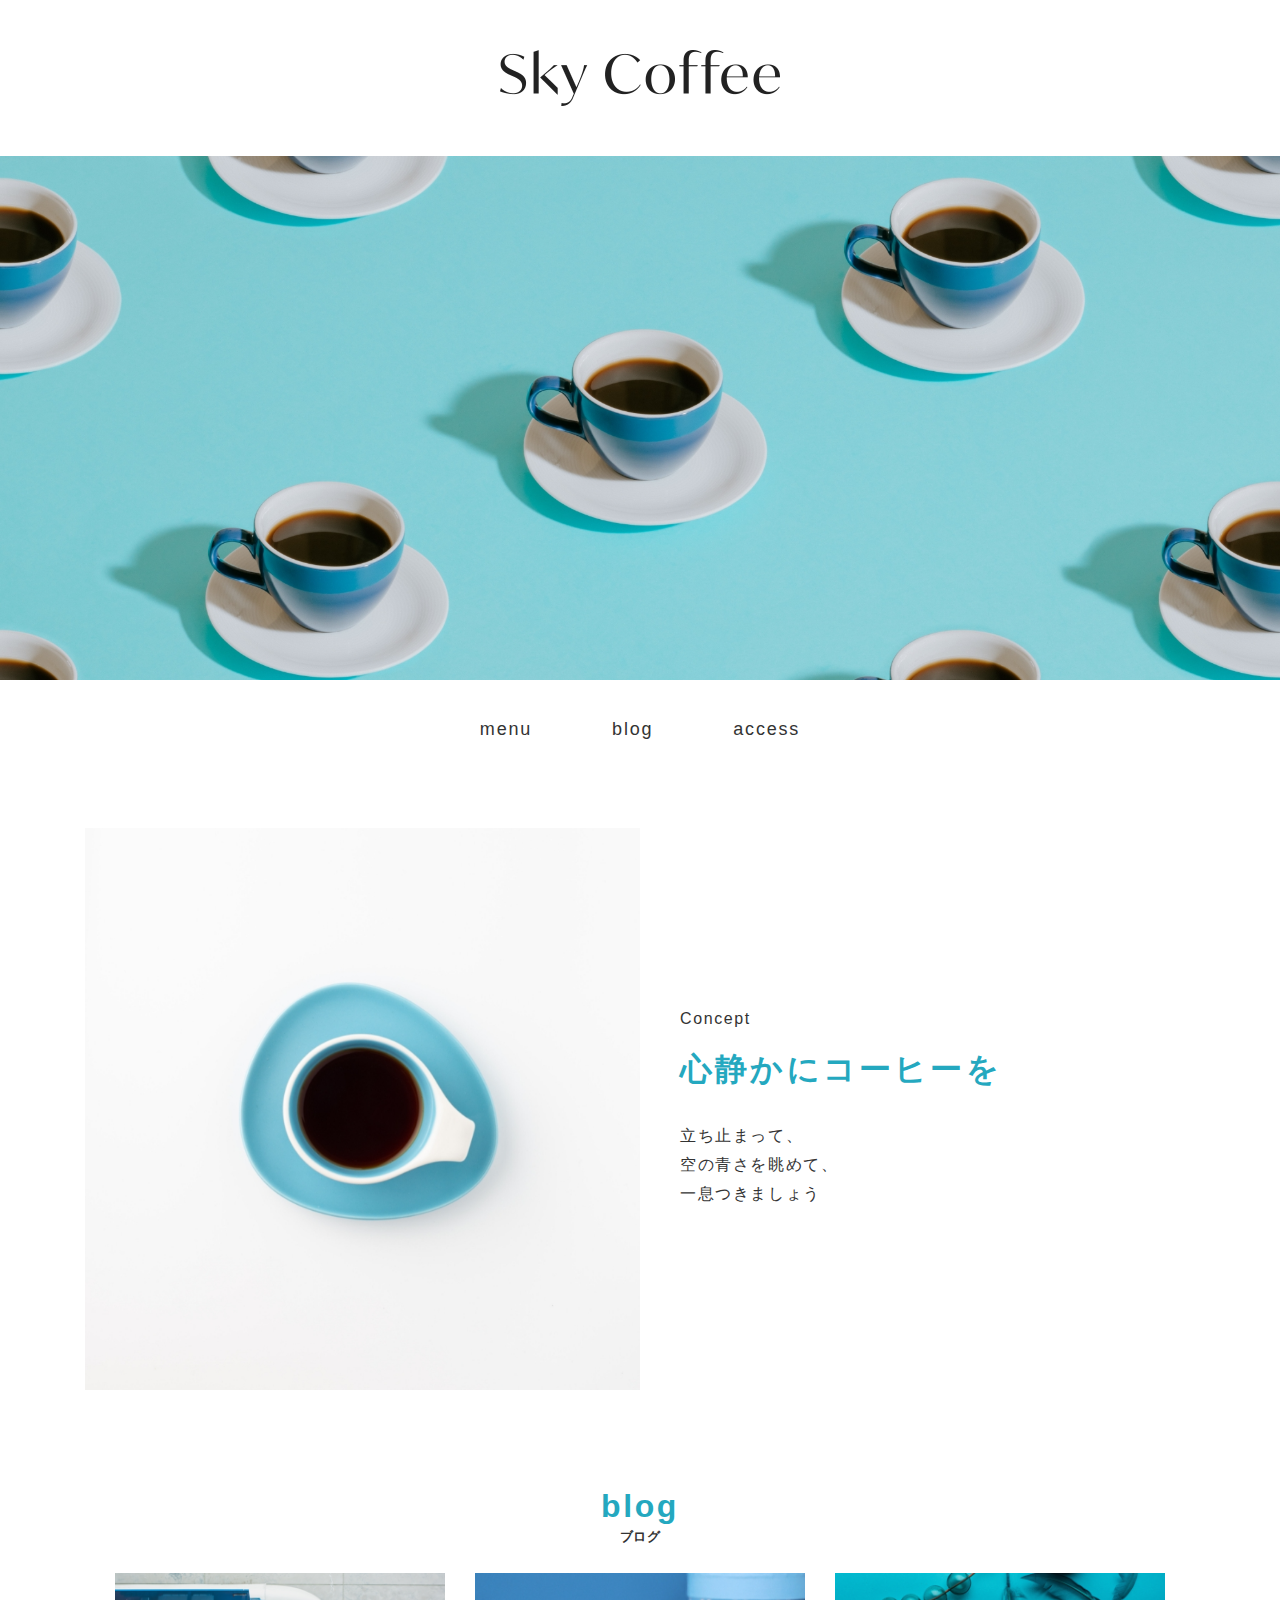
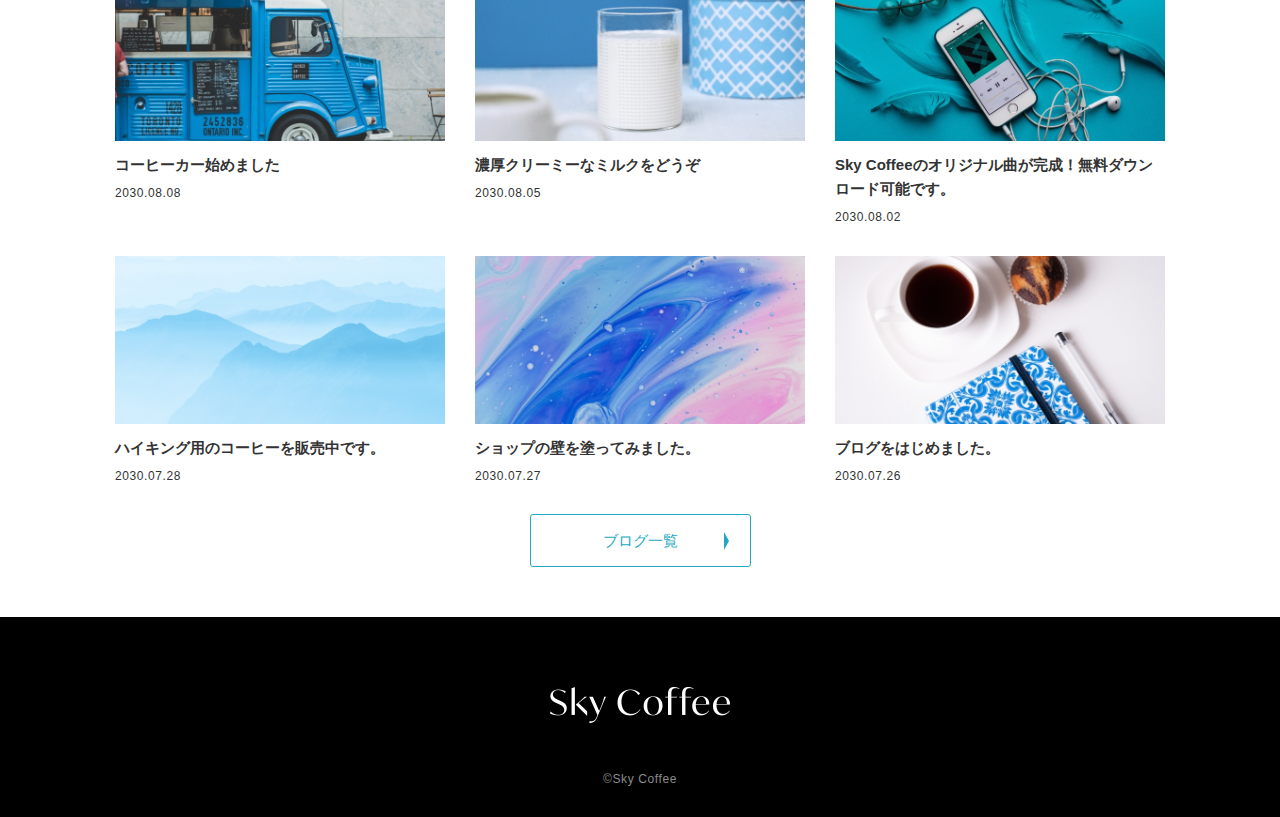
<file: 0213/index.html>
<!DOCTYPE html>
<html lang="ja">
   <head>
      <meta charset="UTF-8" />
      <meta name="viewport" content="width=device-width, initial-scale=1.0" />
      <title>Sky Coffee</title>
      <link rel="stylesheet" href="css/destyle.css" />
      <link rel="stylesheet" href="style.css" />
   </head>
   <body>
      <!-- header -->
      <header>
         <h1>
            <a href="#">
               <img src="img/logo.png" width="280px" height="56px" />
            </a>
         </h1>
      </header>

      <!-- main visual -->
      <div class="mv">
         <picture>
            <source
               media="(min-width: 768px)"
               srcset="img/pc_main-visual.png"
            />
            <img src="img/sp_main-visual.png" />
         </picture>
      </div>
      <!-- global navigation -->
      <div class="gnav">
         <ul class="gnav-list">
            <li class="gnav-item"><a href="#">menu</a></li>
            <li class="gnav-item"><a href="#">blog</a></li>
            <li class="gnav-item"><a href="#">access</a></li>
         </ul>
      </div>

      <!-- main -->
      <main>
         <!-- concept -->
         <section class="concept container">
            <div class="concept-image">
               <img src="img/concept.png" alt="concept" />
            </div>
            <div class="concept-text">
               <h3 class="concept-title">Concept</h3>
               <h2 class="concept-accent-title">心静かにコーヒーを</h2>
               <p class="concept-hint">
                  立ち止まって、<br />
                  空の青さを眺めて、<br />
                  一息つきましょう
               </p>
            </div>
         </section>

         <!-- blog -->
         <section class="blog">
            <div class="container">
               <div class="blog-heading">
                  <h2 class="blog-heading-title">blog</h2>
                  <p>ブログ</p>
               </div>

               <div class="blog-list">
                  <article class="blog-item">
                     <div class="blog-image">
                        <img src="img/thumbnail01.png" />
                     </div>
                     <p class="blog-title">コーヒーカー始めました</p>
                     <time datetime="" class="blog-time">2030.08.08</time>
                  </article>
                  <article class="blog-item">
                     <div class="blog-image">
                        <img src="img/thumbnail02.png" />
                     </div>
                     <p class="blog-title">濃厚クリーミーなミルクをどうぞ</p>
                     <time datetime="" class="blog-time">2030.08.05</time>
                  </article>
                  <article class="blog-item">
                     <div class="blog-image">
                        <img src="img/thumbnail03.png" />
                     </div>
                     <p class="blog-title">
                        Sky Coffeeのオリジナル曲が完成！無料ダウン
                        ロード可能です。
                     </p>
                     <time datetime="" class="blog-time">2030.08.02</time>
                  </article>
                  <article class="blog-item">
                     <div class="blog-image">
                        <img src="img/thumbnail04.png" />
                     </div>
                     <p class="blog-title">
                        ハイキング用のコーヒーを販売中です。
                     </p>
                     <time datetime="" class="blog-time">2030.07.28</time>
                  </article>
                  <article class="blog-item">
                     <div class="blog-image">
                        <img src="img/thumbnail05.png" />
                     </div>
                     <p class="blog-title">ショップの壁を塗ってみました。</p>
                     <time datetime="" class="blog-time">2030.07.27</time>
                  </article>
                  <article class="blog-item">
                     <div class="blog-image">
                        <img src="img/thumbnail06.png" />
                     </div>
                     <p class="blog-title">ブログをはじめました。</p>
                     <time datetime="" class="blog-time">2030.07.26</time>
                  </article>
               </div>

               <div class="blog-button-area">
                  <button class="blog-button">ブログ一覧</button>
               </div>
            </div>
         </section>
      </main>

      <!-- footer -->
      <footer>
         <div class="footer-logo">
            <img src="img/logo-white.png" />
         </div>
         <small>©︎Sky Coffee</small>
      </footer>
   </body>
</html>
</file>
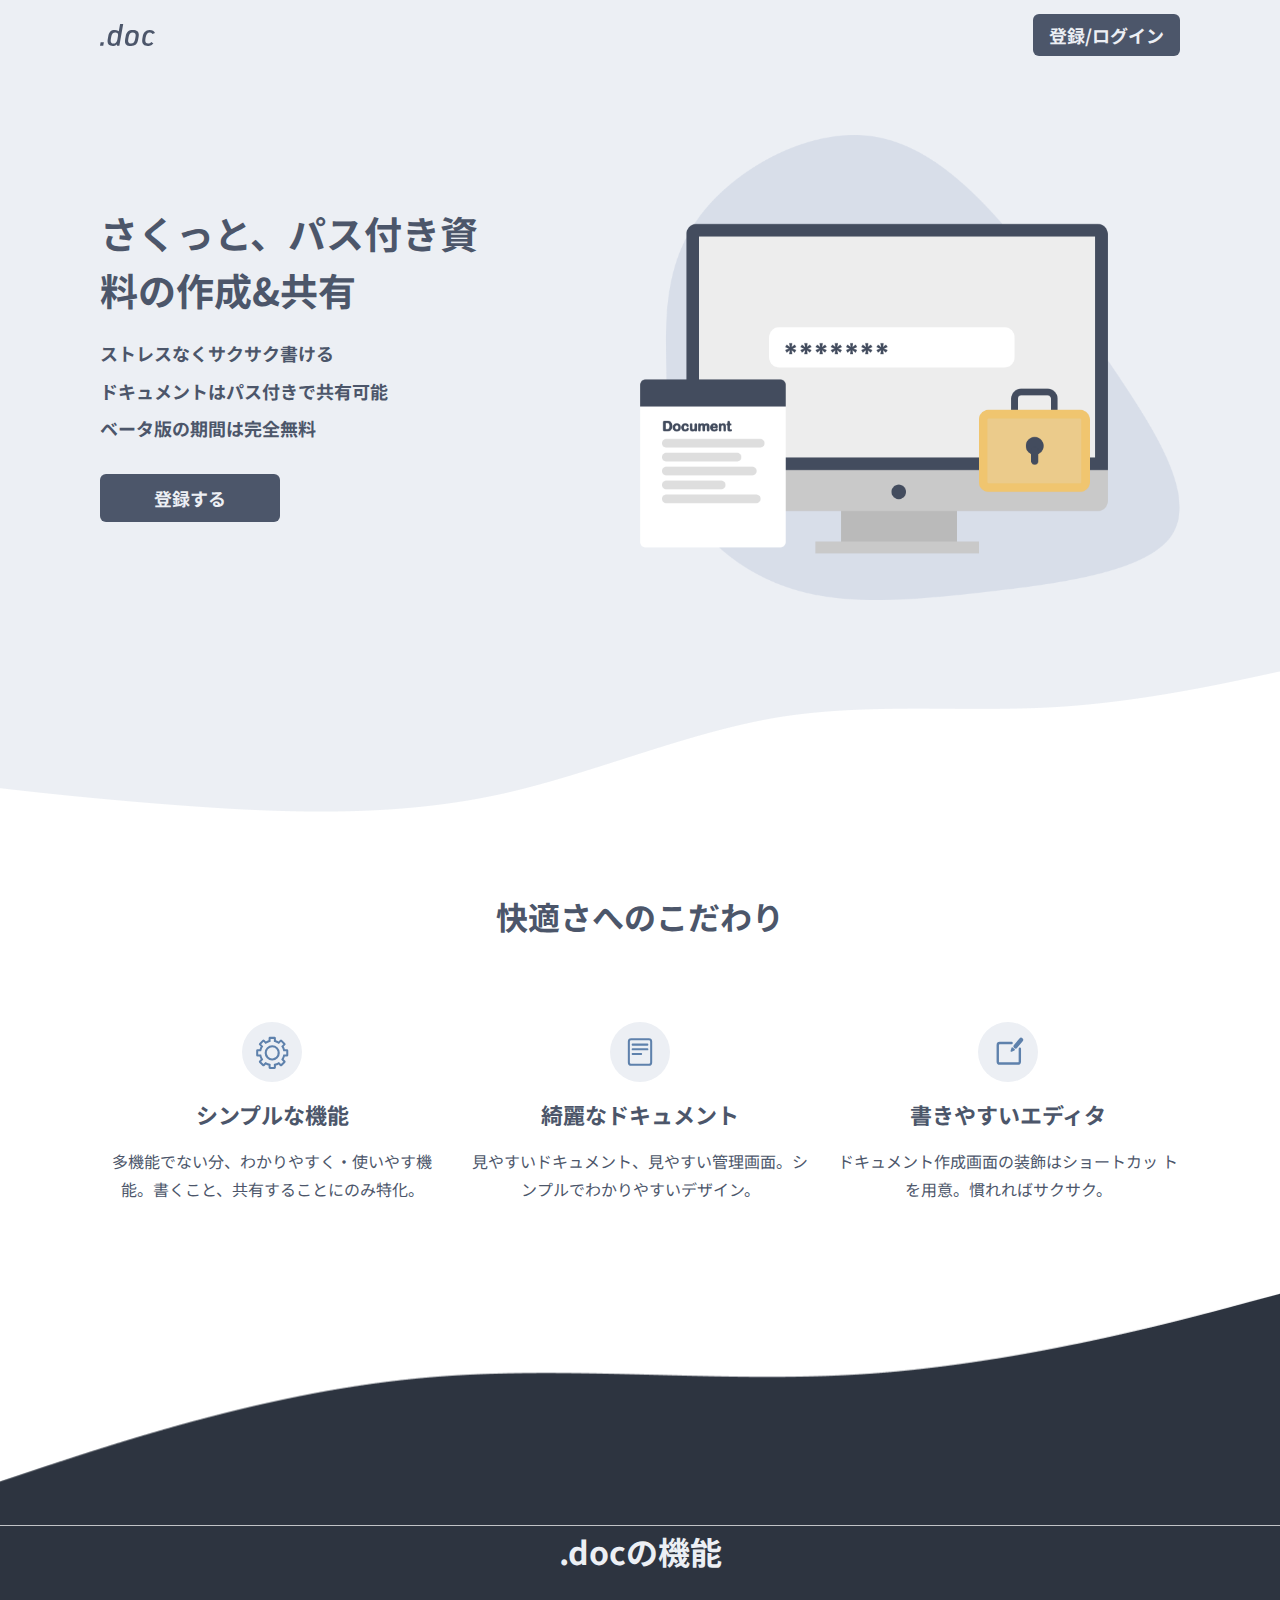
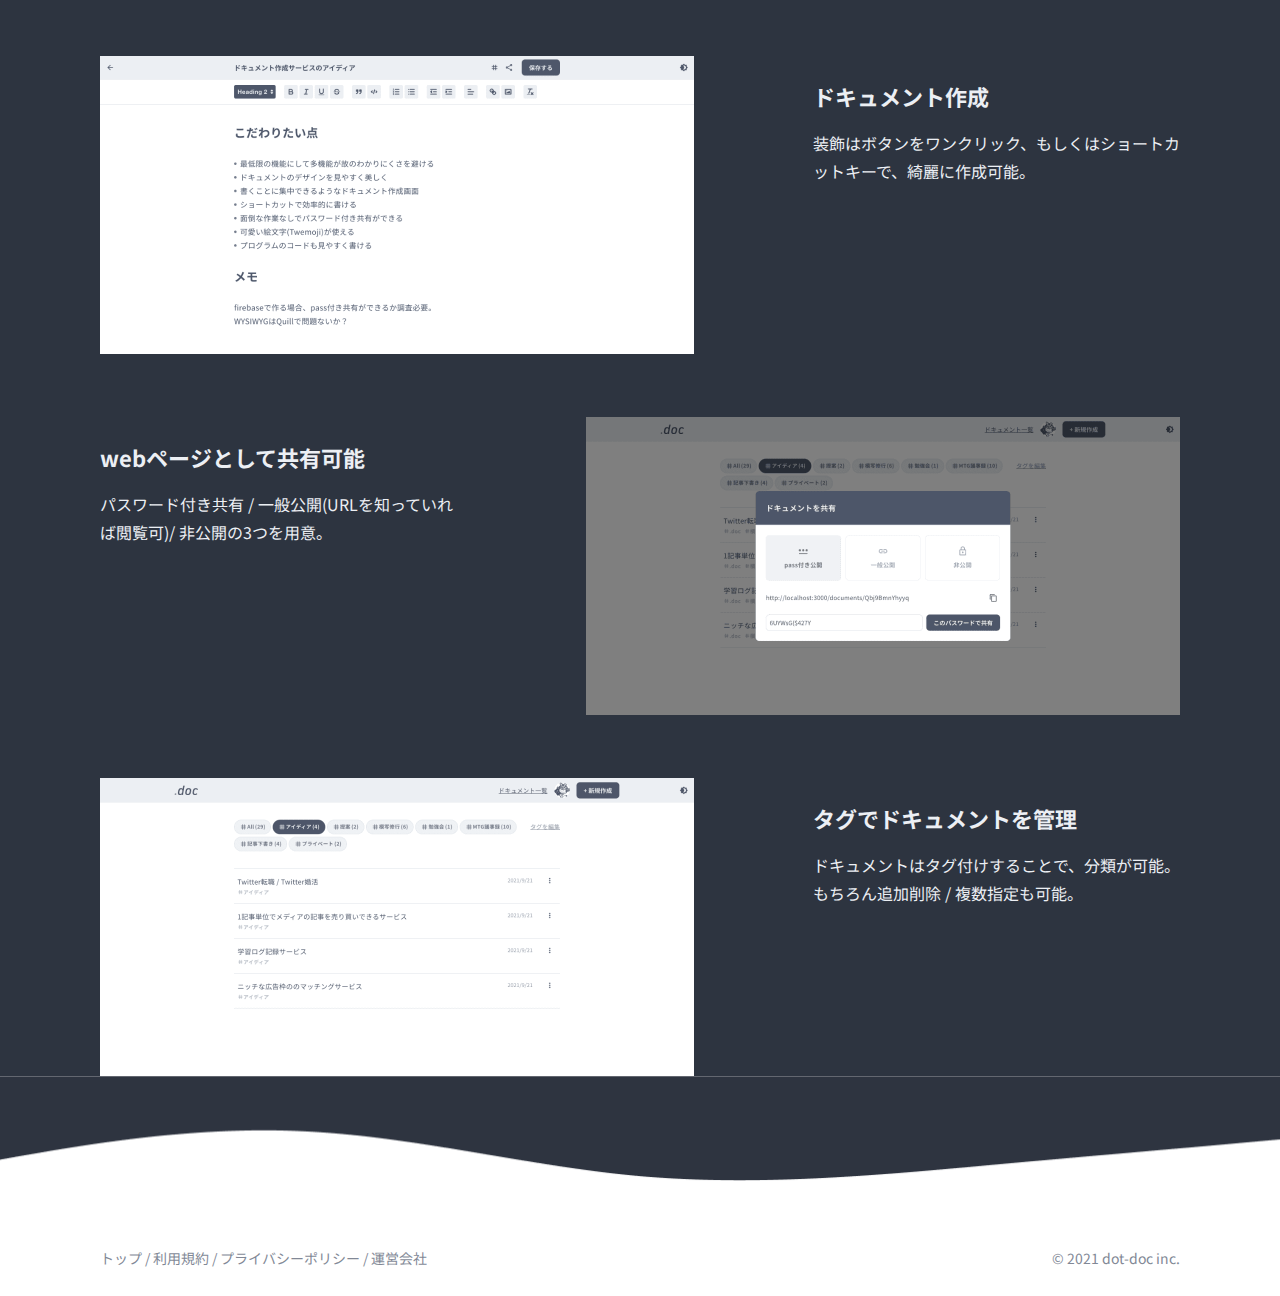
<file: prac01/index.html>
<!DOCTYPE html>
<html lang="ja">
  <head>
    <meta charset="UTF-8" />
    <meta name="viewport" content="width=device-width, initial-scale=1.0" />
    <title>Document</title>
    <!-- ファビコン -->
    <link rel="icon" href="./img/favicon.ico" />
    <link rel="preconnect" href="https://fonts.googleapis.com" />
    <link rel="preconnect" href="https://fonts.gstatic.com" crossorigin />
    <link
      href="https://fonts.googleapis.com/css2?family=Noto+Sans+JP:wght@100..900&display=swap"
      rel="stylesheet"
    />
    <link rel="stylesheet" href="css/reset.css" />
    <link rel="stylesheet" href="css/style.css" />
  </head>
  <body>
    <header class="header">
      <div class="container">
        <h1 class="header__logo">
          <a href="#"><img src="./img/logo.svg" alt="" /></a>
        </h1>
        <nav class="header__nav">
          <a href="#" class="button">登録/ログイン</a>
        </nav>
      </div>
    </header>
    <main>
      <section class="register">
        <div class="container">
          <div class="register__text">
            <h2 class="register__title">さくっと、パス付き資料の作成&共有</h2>
            <ul class="register_list">
              <li>ストレスなくサクサク書ける</li>
              <li>ドキュメントはパス付きで共有可能</li>
              <li>ベータ版の期間は完全無料</li>
            </ul>
            <a href="" class="button">登録する</a>
          </div>
          <div class="register__image">
            <img
              src="./img/top-kv-illustration.svg"
              width="540px"
              height="465px"
            />
          </div>
        </div>

        <div class="register__bottom__wave"></div>
      </section>

      <section class="comfort">
        <div class="container">
          <h3 class="heading">快適さへのこだわり</h3>
          <div class="confort__items">
            <div class="confort__item">
              <div class="comfort__img">
                <img src="./img/icon-function.svg" class="confort__logo" />
              </div>
              <p class="confort__item__title">シンプルな機能</p>
              <p class="confort__description">
                多機能でない分、わかりやすく・使いやす機能。書くこと、共有することにのみ特化。
              </p>
            </div>
            <div class="confort__item">
              <div class="comfort__img">
                <img src="./img/icon-document.svg" class="confort__logo" />
              </div>
              <p class="confort__item__title">綺麗なドキュメント</p>
              <p class="confort__description">
                見やすいドキュメント、見やすい管理画面。シンプルでわかりやすいデザイン。
              </p>
            </div>
            <div class="confort__item">
              <div class="comfort__img">
                <img src="./img/icon-editor.svg" class="confort__logo" />
              </div>
              <p class="confort__item__title">書きやすいエディタ</p>
              <p class="confort__description">
                ドキュメント作成画面の装飾はショートカッ
                トを用意。慣れればサクサク。
              </p>
            </div>
          </div>
        </div>
      </section>

      <section class="function">
        <div class="function__top__wave"></div>
        <div class="container">
          <h3 class="heading">.docの機能</h3>
          <div class="function__items">
            <div class="function__image">
              <img src="./img/top-function-document.png" alt="" />
            </div>
            <div class="function__text">
              <h4 class="function__text_ttl">ドキュメント作成</h4>
              <p class="function__text__desc">
                装飾はボタンをワンクリック、もしくはショートカ
                ットキーで、綺麗に作成可能。
              </p>
            </div>
          </div>
          <div class="function__items">
            <div class="function__image">
              <img src="./img/top-function-share.png" alt="" />
            </div>
            <div class="function__text">
              <h4 class="function__text_ttl">webページとして共有可能</h4>
              <p class="function__text__desc">
                パスワード付き共有 / 一般公開(URLを知っていれば閲覧可)/
                非公開の3つを用意。
              </p>
            </div>
          </div>
          <div class="function__items">
            <div class="function__image">
              <img src="./img/top-function-tag.png" alt="" />
            </div>
            <div class="function__text">
              <h4 class="function__text_ttl">タグでドキュメントを管理</h4>
              <p class="function__text__desc">
                ドキュメントはタグ付けすることで、分類が可能。もちろん追加削除 /
                複数指定も可能。
              </p>
            </div>
          </div>
        </div>
        <div class="function__bottom__wave"></div>
      </section>
    </main>

    <footer class="footer">
      <div class="container">
        <div class="footer__links">
          <a href="">トップ /</a>
          <a href=""> 利用規約 /</a>
          <a href=""> プライバシーポリシー /</a>
          <a href=""> 運営会社</a>
        </div>
        <div class="copyright">
          <p><small>© 2021 dot-doc inc.</small></p>
        </div>
      </div>
    </footer>
  </body>
</html>
</file>
<file: 0213/style.css>
/*--------------------
common
--------------------*/

:root {
   --font-family-base: "Hiragino Kaku Gothic ProN", Meiryo, sans-serif;
   --font-family-en: Arial, Helvetica, sans-serif;
}

body {
   color: #333;
   background-color: #fff;
   font-family: var(--font-family-base);
}

.container {
   max-width: 1110px;
   margin: 0 auto;
   padding: 0 30px;
}
@media screen and (max-width: 768px) {
   .container {
      padding: 0 20px;
   }
}

a {
   text-decoration: none;
   cursor: pointer;
}

img {
   max-width: 100%;
}

/*--------------------
header
--------------------*/

header {
   width: 100%;
   height: 156px;
}

header h1 {
   height: 100%;
}

header h1 a {
   height: 100%;
   display: flex;
   justify-content: center;
   align-items: center;
}

@media screen and (max-width: 768px) {
   header {
      height: 92px;
   }

   header img {
      width: 160px;
      height: 32px;
   }
}

/*--------------------
footer
--------------------*/

footer {
   background-color: #000;
   width: 100%;
   display: flex;
   flex-direction: column;
   align-items: center;
   gap: 50px;
   padding: 70px 0 30px;
}

.footer-logo {
   width: 180px;
}

footer img {
   max-width: 100%;
}

small {
   color: #8b8b8b;
   font-family: var(--font-family-en);
   font-size: 12px;
   line-height: 13.8px;
   letter-spacing: 0.05em;
}

@media screen and (max-width: 768px) {
   footer {
      gap: 40px;
      padding: 60px 0 20px;
   }

   .footer-logo {
      width: 100px;
   }

   small {
      font-size: 10px;
      line-height: 17px;
   }
}

/*--------------------
main visual
--------------------*/

.mv {
   text-align: center;
}

.mv img {
   max-width: 100%;
   height: auto;
}

/*--------------------
global navigation
--------------------*/

.gnav {
   width: 100%;
}

.gnav-list {
   display: flex;
   justify-content: center;
   gap: 80px;
   padding: 40px 0;
}

.gnav-item {
   font-family: var(--font-family-en);
   font-size: 18px;
   letter-spacing: 0.1em;
   line-height: 1;
}

@media screen and (max-width: 768px) {
   .gnav-list {
      gap: 50px;
      padding: 30px 0;
   }

   .gnav-item {
      font-size: 16px;
   }
}

/*--------------------
concept
--------------------*/

.concept {
   display: flex;
   gap: 40px;
   align-items: center;
   padding: 50px 0;
}

.concept-image {
   width: 555px;
}

.concept-image img {
   max-width: 100%;
}

.concept-text {
}

.concept-title {
   font-family: var(--font-family-en);
   font-size: 16px;
   line-height: 18.4px;
   letter-spacing: 0.1em;
   margin-bottom: 20px;
}

.concept-accent-title {
   font-weight: bold;
   font-size: 32px;
   line-height: 43px;
   letter-spacing: 0.1em;
   color: #24a8bf;
   margin-bottom: 30px;
}

.concept-hint {
   font-size: 16px;
   line-height: 29px;
   letter-spacing: 0.1em;
}
@media screen and (max-width: 768px) {
   .concept {
      flex-direction: column;
      gap: 30px;
      padding: 40px 20px;
      align-items: start;
   }

   .concept-image {
      width: 100%;
   }

   .concept-text {
      padding-left: 20px;
   }

   .concept-title {
      font-size: 15px;
      line-height: 18px;
      margin-bottom: 15px;
   }

   .concept-accent-title {
      font-size: 26px;
      line-height: 39px;
      margin-bottom: 20px;
   }

   .concept-hint {
      font-size: 15px;
      line-height: 27px;
   }
}

/*--------------------
blog
--------------------*/

.blog {
   padding: 50px 0;
}

.blog-heading {
   margin: 0 auto 30px;
   text-align: center;
}

.blog-heading-title {
   font-family: var(--font-family-en);
   font-weight: bold;
   font-size: 32px;
   line-height: 1;
   letter-spacing: 0.08em;
   color: #24a8bf;
   margin-bottom: 8px;
}

.blog-heading > p {
   font-size: 13px;
   line-height: 1;
   letter-spacing: 0.03em;
   font-weight: bold;
}

.blog-list {
   display: grid;
   grid-template-columns: repeat(3, 1fr);
   gap: 30px;
}

.blog-image {
   margin-bottom: 12px;
}

.blog-title {
   margin-bottom: 6px;
   font-size: 15px;
   line-height: 24px;
   font-weight: bold;
}

.blog-time {
   font-size: 12px;
   line-height: 14px;
   font-family: var(--font-family-en);
   letter-spacing: 0.05em;
}

.blog-button-area {
   text-align: center;
}

.blog-button {
   display: inline-block;
   border: 1px solid #24a8bf;
   padding: 18px 72px;
   border-radius: 3px;
   font-size: 15px;
   line-height: 1;
   color: #24a8bf;
   position: relative;
   margin-top: 30px;
}

.blog-button::before {
   content: "";
   position: absolute;
   right: 20.5px;
   top: 50%;
   transform: translateY(-50%);
   border-top: 9px solid transparent;
   border-bottom: 9px solid transparent;
   border-left: 5px solid #24a8bf;
}
@media screen and (max-width: 768px) {
   .blog-list {
      grid-template-columns: repeat(1, 1fr);
      gap: 10px;
   }

   .blog-button {
      margin-top: 20px;
   }
}
</file>
<file: prac01/css/style.css>
* {
  margin: 0;
  padding: 0;
  box-sizing: border-box;
}
html {
  font-family: "Noto Sans JP", serif;
}
ul,
ol {
  list-style: none;
}
img {
  max-width: 100%;
  vertical-align: bottom;
}
/* 
紺色 #4c566a
白色 #fff
ネズミ色 #eceff4
*/

/* comonn */
.container {
  max-width: 1080px;
  margin: 0 auto;
  width: 90%;
  padding: 1px 0;
}
.button {
  display: inline-block;
  padding: 12px 16px;
  border-radius: 6px;
  color: #eceff4;
  background-color: #4c566a;
  font-weight: bold;
  font-size: 18px;
  text-decoration: none;
}
/* 
header 
*/
.header {
  background: #eceff4;
  height: 70px;
}
.header > .container {
  display: flex;
  justify-content: space-between;
  align-items: center;
  height: 100%;
}
/* main */

/*
register section
*/
.register {
  background-color: #eceff4;
  /* padding-bottom: 210px; */
}
.register > .container {
  display: flex;
  justify-content: space-between;
}
.register__text {
  width: 379px;
  margin-top: 133px;
}
.register__title {
  font-size: 38px;
  font-weight: bold;
  line-height: 1.5;
  color: #4c566a;
  margin: 0 0 20px 0;
}
.register_list {
  margin-bottom: 29px;
}
.register_list li {
  color: #4c566a;
  font-weight: bold;
  font-size: 18px;
  line-height: 1.75;
  margin-bottom: 6px;
}
.register_list li:last-child {
  margin-bottom: 0;
}
.register .button {
  width: 180px;
  padding: 15px 54px;
  font-size: 18px;
  font-weight: bold;
}
.register__image {
  margin-top: 64px;
}
.register__bottom__wave {
  background-image: url("../img/waves/top-kv-wave-bottom.png");
  width: 100%;
  height: 211px;
  background-color: #fff;
  background-repeat: no-repeat;
  background-size: cover;
  background-position: center bottom;
}

/* sp */
@media screen and (max-width: 768px) {
  .register > .container {
    flex-direction: column-reverse;
  }
  .register__text {
    margin: 32px auto 0;
  }
  .register__image {
    margin: 0 auto;
  }
}
/* confort section */
.comfort > .container {
  padding: 80px 0;
}
.comfort .heading {
  color: #4c566a;
  font-size: 32px;
  line-height: 1.55;
  text-align: center;
  font-weight: bold;
  margin-bottom: 80px;
}
.confort__items {
  display: flex;
  justify-content: space-between;
}
.confort__item {
  width: 344px;
  text-align: center;
}
.comfort__img {
  width: 60px;
  height: 60px;
  background-color: #eceff4;
  border-radius: 50%;
  position: relative;
  margin: 0 auto 16px;
}
.confort__logo {
  width: 40px;
  height: 40px;
  position: absolute;
  top: 50%;
  left: 50%;
  transform: translate(-50%, -50%);
}
.confort__item__title {
  color: #4c566a;
  font-size: 22px;
  line-height: 1.5;
  font-weight: bold;
  margin-bottom: 16px;
}
.confort__description {
  font-size: 16px;
  font-weight: normal;
  color: #4c566a;
  line-height: 1.75;
}
/* sp */
@media screen and (max-width: 768px) {
  .comfort > .container {
    padding: 64px 0;
  }
  .confort__items {
    flex-direction: column;
    text-align: center;
  }
  .confort__item {
    width: 100%;
    margin-bottom: 40px;
  }
  .confort__item:last-child {
    margin-bottom: 0;
  }
  .comfort .heading {
    font-size: 24px;
    margin-bottom: 40px;
  }
}
/*
function section
*/
.function {
  background-color: #2d3440;
  color: #eceff4;
}
.function__top__wave {
  background-image: url("../img/waves/top-function-wave-top.png");
  width: 100%;
  height: 243px;
  background-color: #fff;
  background-repeat: no-repeat;
  background-size: cover;
  background-position: center top;
}
.function__bottom__wave {
  background-image: url("../img/waves/top-function-wave-bottom.png");
  width: 100%;
  height: 105px;
  background-color: #fff;
  background-repeat: no-repeat;
  background-size: cover;
  background-position: center bottom;
}
.function .heading {
  font-size: 32px;
  line-height: 1.55;
  font-weight: bold;
  color: #eceff4;
  margin-bottom: 80px;
  text-align: center;
}
.function__items {
  display: flex;
  justify-content: space-between;
  gap: 56px;
  margin-bottom: 64px;
}
.function__items:nth-child(3) {
  flex-direction: row-reverse;
  gap: 117px;
}
.function__items:last-child {
  margin-bottom: 0;
}
.function__text {
  width: 367px;
  padding-top: 24px;
}
.function__text_ttl {
  font-size: 22px;
  line-height: 1.5;
  font-weight: bold;
  margin-bottom: 16px;
}
.function__text__desc {
  font-size: 16px;
  line-height: 1.75;
}
.function__image {
  width: 594px;
  height: 297px;
}
/* sp */
@media screen and (max-width: 768px) {
  .function .heading {
    text-align: center;
    font-size: 24px;
    margin-bottom: 0;
    padding-bottom: 40px;
  }
  .function__items {
    flex-direction: column;
    margin: 0 auto 46px;
    width: 95%;
    height: 100%;
    gap: 0;
  }
  .function__items:nth-child(3) {
    flex-direction: column;
    gap: 0;
  }
  .function__image {
    height: auto;
    width: 95%;
  }
  .function__image img {
    width: 100%;
  }
  .function__text {
    padding: 0;
    margin-top: 14px;
  }
}
/* 
footer
*/
.footer {
  background-color: #fff;
}
.footer > .container {
  display: flex;
  justify-content: space-between;
}
.footer__links {
  padding: 64px 0 24px;
  font-size: 14px;
  line-height: 1.75;
}
.footer__links a {
  text-decoration: none;
  color: #4c566a;
  opacity: 0.7;
}
.copyright {
  padding: 64px 0 24px;
  color: #4c566a;
  opacity: 0.7;
  font-size: 14px;
  line-height: 1.75;
}
@media screen and (max-width: 768px) {
  .footer > .container {
    display: block;
    padding: 40px 0 24px;
  }
  .footer__links {
    text-align: center;
    padding: 0;
  }
  .footer__links a {
    display: block;
    line-height: 1.75;
    margin-bottom: 8px;
  }
  .copyright {
    padding: 0;
    text-align: center;
  }
}
</file>
<file: 0213/css/destyle.css>
/*! destyle.css v4.0.1 | MIT License | https://github.com/nicolas-cusan/destyle.css */

/* Reset box-model and set borders */
/* ============================================ */

*,
::before,
::after {
   box-sizing: border-box;
   border-style: solid;
   border-width: 0;
   min-width: 0;
}

/* Document */
/* ============================================ */

/**
 * 1. Correct the line height in all browsers.
 * 2. Prevent adjustments of font size after orientation changes in iOS.
 * 3. Remove gray overlay on links for iOS.
 */

html {
   line-height: 1.15; /* 1 */
   -webkit-text-size-adjust: 100%; /* 2 */
   -webkit-tap-highlight-color: transparent; /* 3*/
}

/* Sections */
/* ============================================ */

/**
 * Remove the margin in all browsers.
 */

body {
   margin: 0;
}

/**
 * Render the `main` element consistently in IE.
 */

main {
   display: block;
}

/* Vertical rhythm */
/* ============================================ */

p,
table,
blockquote,
address,
pre,
iframe,
form,
figure,
dl {
   margin: 0;
}

/* Headings */
/* ============================================ */

h1,
h2,
h3,
h4,
h5,
h6 {
   font-size: inherit;
   font-weight: inherit;
   margin: 0;
}

/* Lists (enumeration) */
/* ============================================ */

ul,
ol {
   margin: 0;
   padding: 0;
   list-style: none;
}

/* Lists (definition) */
/* ============================================ */

dt {
   font-weight: bold;
}

dd {
   margin-left: 0;
}

/* Grouping content */
/* ============================================ */

/**
 * 1. Add the correct box sizing in Firefox.
 * 2. Show the overflow in Edge and IE.
 */

hr {
   box-sizing: content-box; /* 1 */
   height: 0; /* 1 */
   overflow: visible; /* 2 */
   border-top-width: 1px;
   margin: 0;
   clear: both;
   color: inherit;
}

/**
 * 1. Correct the inheritance and scaling of font size in all browsers.
 * 2. Correct the odd `em` font sizing in all browsers.
 */

pre {
   font-family: monospace, monospace; /* 1 */
   font-size: inherit; /* 2 */
}

address {
   font-style: inherit;
}

/* Text-level semantics */
/* ============================================ */

/**
 * Remove the gray background on active links in IE 10.
 */

a {
   background-color: transparent;
   text-decoration: none;
   color: inherit;
}

/**
 * 1. Remove the bottom border in Chrome 57-
 * 2. Add the correct text decoration in Chrome, Edge, IE, Opera, and Safari.
 */

abbr[title] {
   text-decoration: underline dotted; /* 2 */
}

/**
 * Add the correct font weight in Chrome, Edge, and Safari.
 */

b,
strong {
   font-weight: bolder;
}

/**
 * 1. Correct the inheritance and scaling of font size in all browsers.
 * 2. Correct the odd `em` font sizing in all browsers.
 */

code,
kbd,
samp {
   font-family: monospace, monospace; /* 1 */
   font-size: inherit; /* 2 */
}

/**
 * Add the correct font size in all browsers.
 */

small {
   font-size: 80%;
}

/**
 * Prevent `sub` and `sup` elements from affecting the line height in
 * all browsers.
 */

sub,
sup {
   font-size: 75%;
   line-height: 0;
   position: relative;
   vertical-align: baseline;
}

sub {
   bottom: -0.25em;
}

sup {
   top: -0.5em;
}

/* Replaced content */
/* ============================================ */

/**
 * Prevent vertical alignment issues.
 */

svg,
img,
embed,
object,
iframe {
   vertical-align: bottom;
}

/* Forms */
/* ============================================ */

/**
 * Reset form fields to make them styleable.
 * 1. Make form elements stylable across systems iOS especially.
 * 2. Inherit text-transform from parent.
 */

button,
input,
optgroup,
select,
textarea {
   -webkit-appearance: none; /* 1 */
   appearance: none;
   vertical-align: middle;
   color: inherit;
   font: inherit;
   background: transparent;
   padding: 0;
   margin: 0;
   border-radius: 0;
   text-align: inherit;
   text-transform: inherit; /* 2 */
}

/**
 * Correct cursors for clickable elements.
 */

button,
[type="button"],
[type="reset"],
[type="submit"] {
   cursor: pointer;
}

button:disabled,
[type="button"]:disabled,
[type="reset"]:disabled,
[type="submit"]:disabled {
   cursor: default;
}

/**
 * Improve outlines for Firefox and unify style with input elements & buttons.
 */

:-moz-focusring {
   outline: auto;
}

select:disabled {
   opacity: inherit;
}

/**
 * Remove padding
 */

option {
   padding: 0;
}

/**
 * Reset to invisible
 */

fieldset {
   margin: 0;
   padding: 0;
   min-width: 0;
}

legend {
   padding: 0;
}

/**
 * Add the correct vertical alignment in Chrome, Firefox, and Opera.
 */

progress {
   vertical-align: baseline;
}

/**
 * Remove the default vertical scrollbar in IE 10+.
 */

textarea {
   overflow: auto;
}

/**
 * Correct the cursor style of increment and decrement buttons in Chrome.
 */

[type="number"]::-webkit-inner-spin-button,
[type="number"]::-webkit-outer-spin-button {
   height: auto;
}

/**
 * Correct the outline style in Safari.
 */

[type="search"] {
   outline-offset: -2px; /* 1 */
}

/**
 * Remove the inner padding in Chrome and Safari on macOS.
 */

[type="search"]::-webkit-search-decoration {
   -webkit-appearance: none;
}

/**
 * 1. Correct the inability to style clickable types in iOS and Safari.
 * 2. Fix font inheritance.
 */

::-webkit-file-upload-button {
   -webkit-appearance: button; /* 1 */
   font: inherit; /* 2 */
}

/**
 * Fix appearance for Firefox
 */
[type="number"] {
   -moz-appearance: textfield;
}

/**
 * Clickable labels
 */

label[for] {
   cursor: pointer;
}

/* Interactive */
/* ============================================ */

/*
 * Add the correct display in Edge, IE 10+, and Firefox.
 */

details {
   display: block;
}

/*
 * Add the correct display in all browsers.
 */

summary {
   display: list-item;
}

/*
 * Remove outline for editable content.
 */

[contenteditable]:focus {
   outline: auto;
}

/* Tables */
/* ============================================ */

/**
1. Correct table border color inheritance in all Chrome and Safari.
*/

table {
   border-color: inherit; /* 1 */
   border-collapse: collapse;
}

caption {
   text-align: left;
}

td,
th {
   vertical-align: top;
   padding: 0;
}

th {
   text-align: left;
   font-weight: bold;
}
</file>
